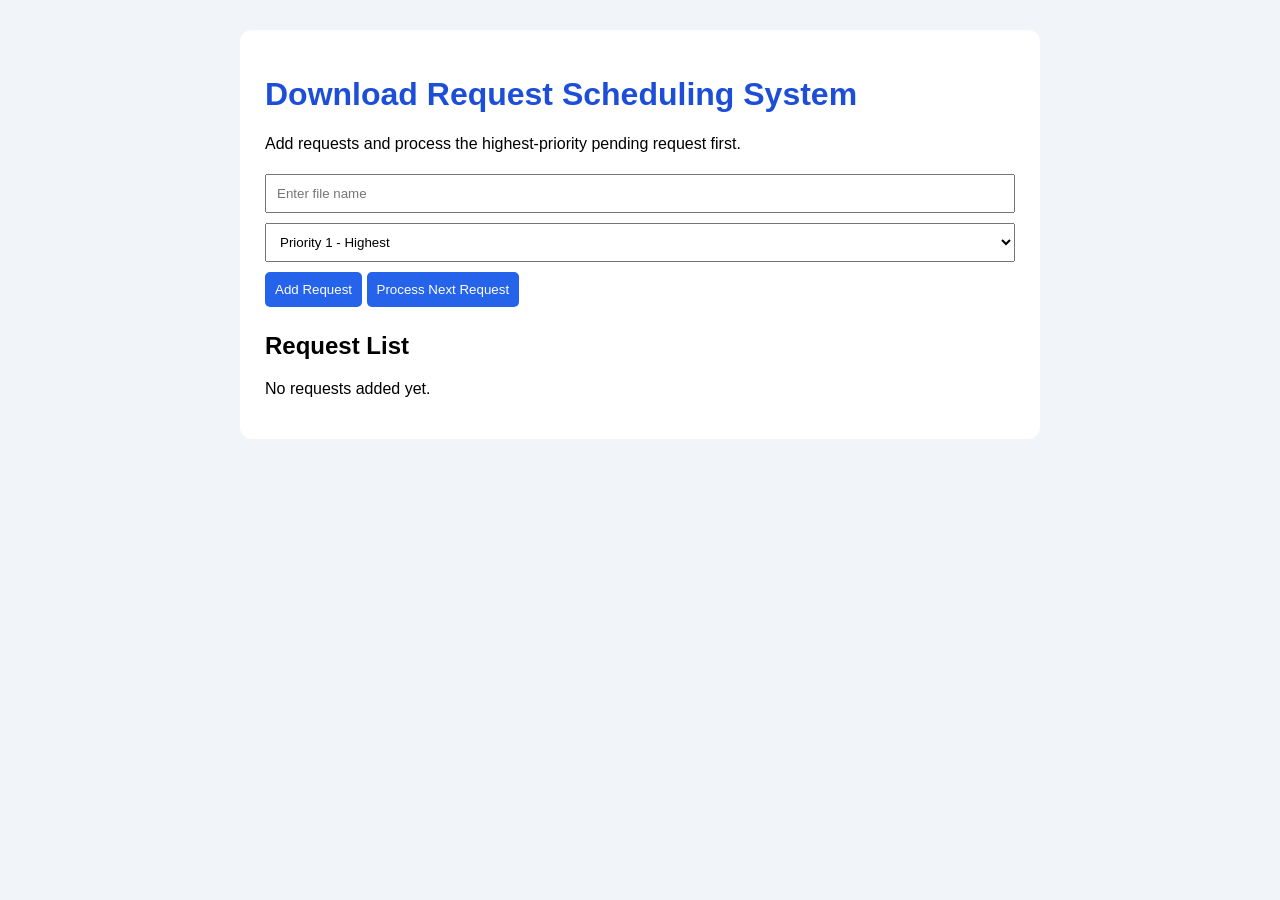
<file: index.html>
<!DOCTYPE html>
<html lang="en">
<head>
<meta charset="UTF-8">
<meta name="viewport" content="width=device-width, initial-scale=1.0">
<title>Download Request Scheduler</title>
<style>
body {
  font-family: Arial, sans-serif;
  background: #f1f5f9;
  margin: 0;
  padding: 30px;
}
.container {
  max-width: 750px;
  margin: auto;
  background: white;
  padding: 25px;
  border-radius: 12px;
}
h1 { color: #1d4ed8; }
input, select, button {
  padding: 10px;
  margin: 5px 0;
  box-sizing: border-box;
}
input, select { width: 100%; }
button {
  background: #2563eb;
  color: white;
  border: 0;
  border-radius: 5px;
  cursor: pointer;
}
li { margin: 10px 0; }
</style>
</head>
<body>
<div class="container">
<h1>Download Request Scheduling System</h1>
<p>Add requests and process the highest-priority pending request first.</p>

<input id="filename" placeholder="Enter file name">
<select id="priority">
<option value="1">Priority 1 - Highest</option>
<option value="2">Priority 2</option>
<option value="3">Priority 3</option>
<option value="4">Priority 4</option>
<option value="5">Priority 5 - Lowest</option>
</select>

<button onclick="addRequest()">Add Request</button>
<button onclick="processRequest()">Process Next Request</button>

<h2>Request List</h2>
<ol id="requests"></ol>
<p id="message">No requests added yet.</p>
</div>

<script>
let requests = [];
let nextId = 1;

function render() {
  const list = document.getElementById("requests");
  list.innerHTML = "";
  requests.forEach(r => {
    const li = document.createElement("li");
    li.textContent = `${r.name} | Priority: ${r.priority} | ${r.status}`;
    list.appendChild(li);
  });
}

function addRequest() {
  const field = document.getElementById("filename");
  const name = field.value.trim();
  const priority = Number(document.getElementById("priority").value);

  if (!name) {
    document.getElementById("message").textContent =
      "Please enter a file name.";
    return;
  }

  requests.push({
    id: nextId++,
    name,
    priority,
    status: "Pending"
  });

  field.value = "";
  render();
  document.getElementById("message").textContent =
    "Request added successfully.";
}

function processRequest() {
  const pending = requests
    .filter(r => r.status === "Pending")
    .sort((a, b) => a.priority - b.priority || a.id - b.id);

  if (pending.length === 0) {
    document.getElementById("message").textContent =
      "No pending requests.";
    return;
  }

  pending[0].status = "Processed";
  render();
  document.getElementById("message").textContent =
    "Processed: " + pending[0].name;
}
</script>
</body>
</html>
</file>
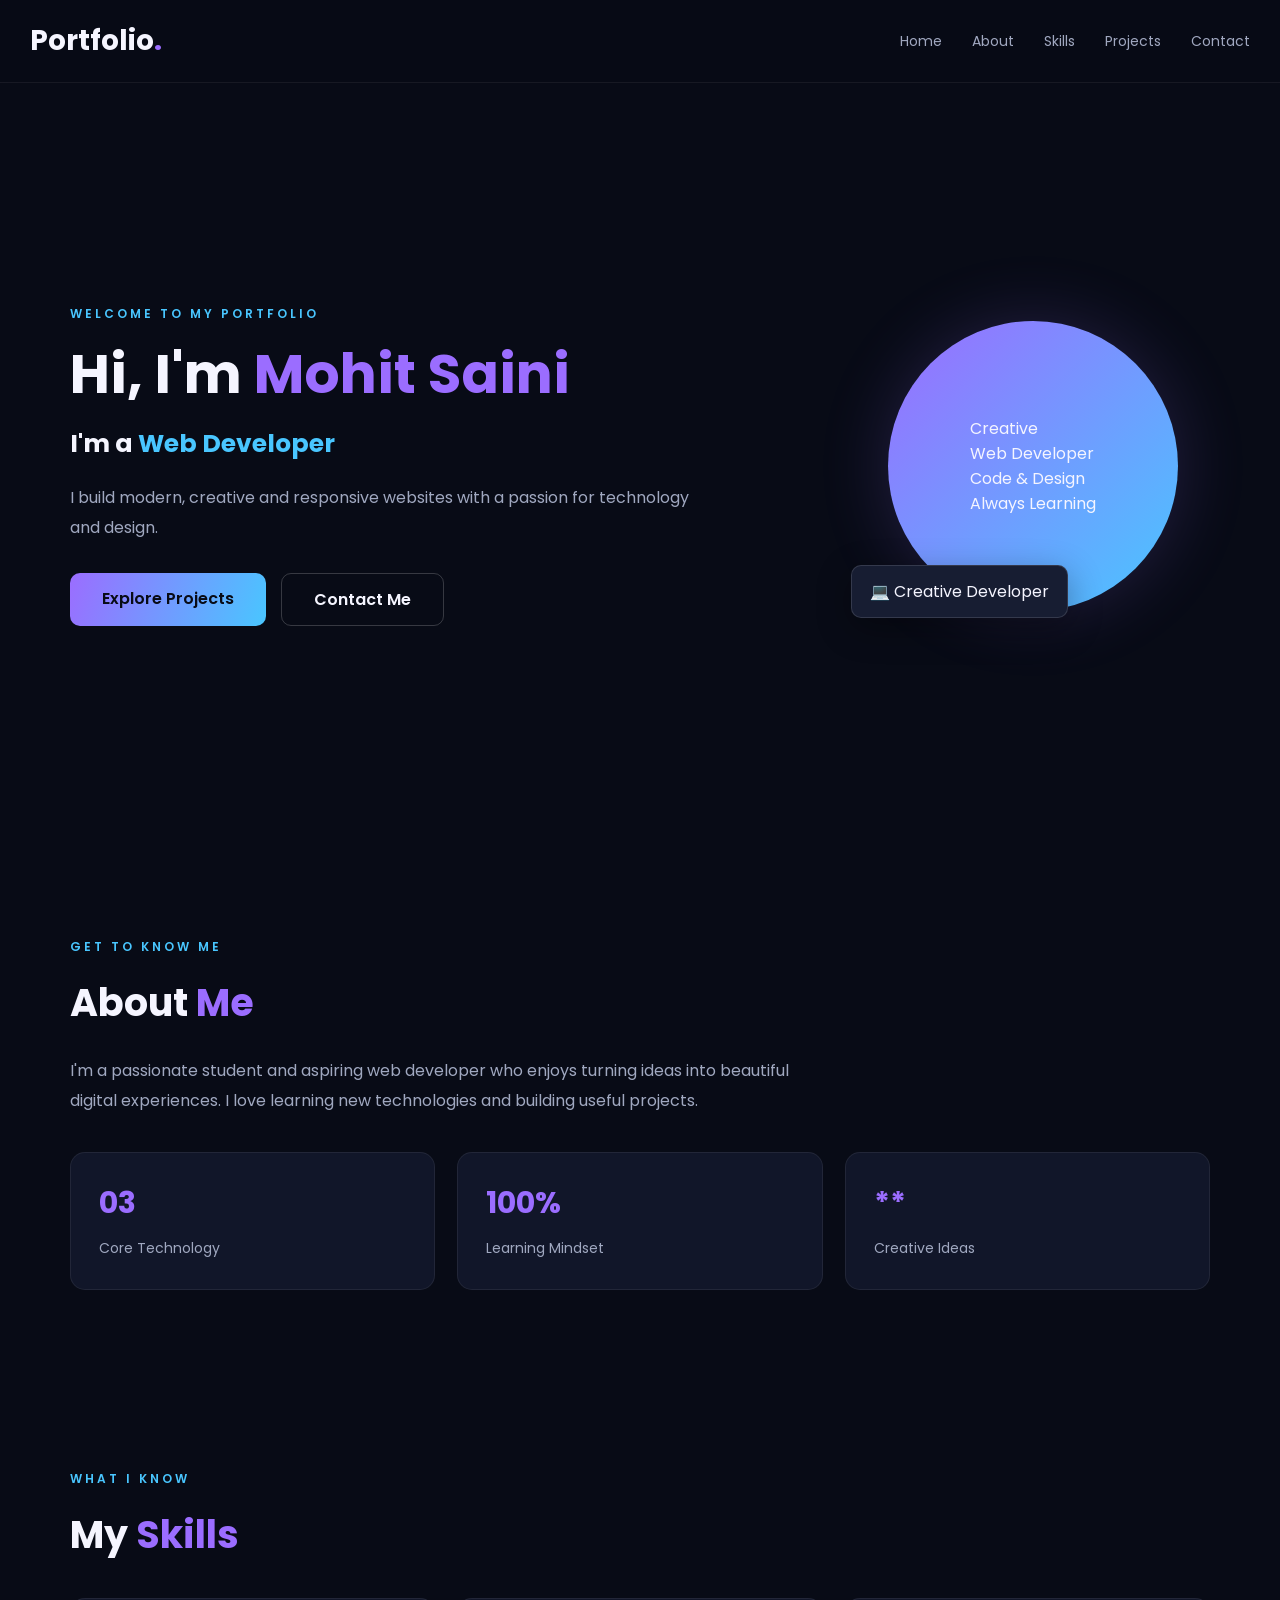
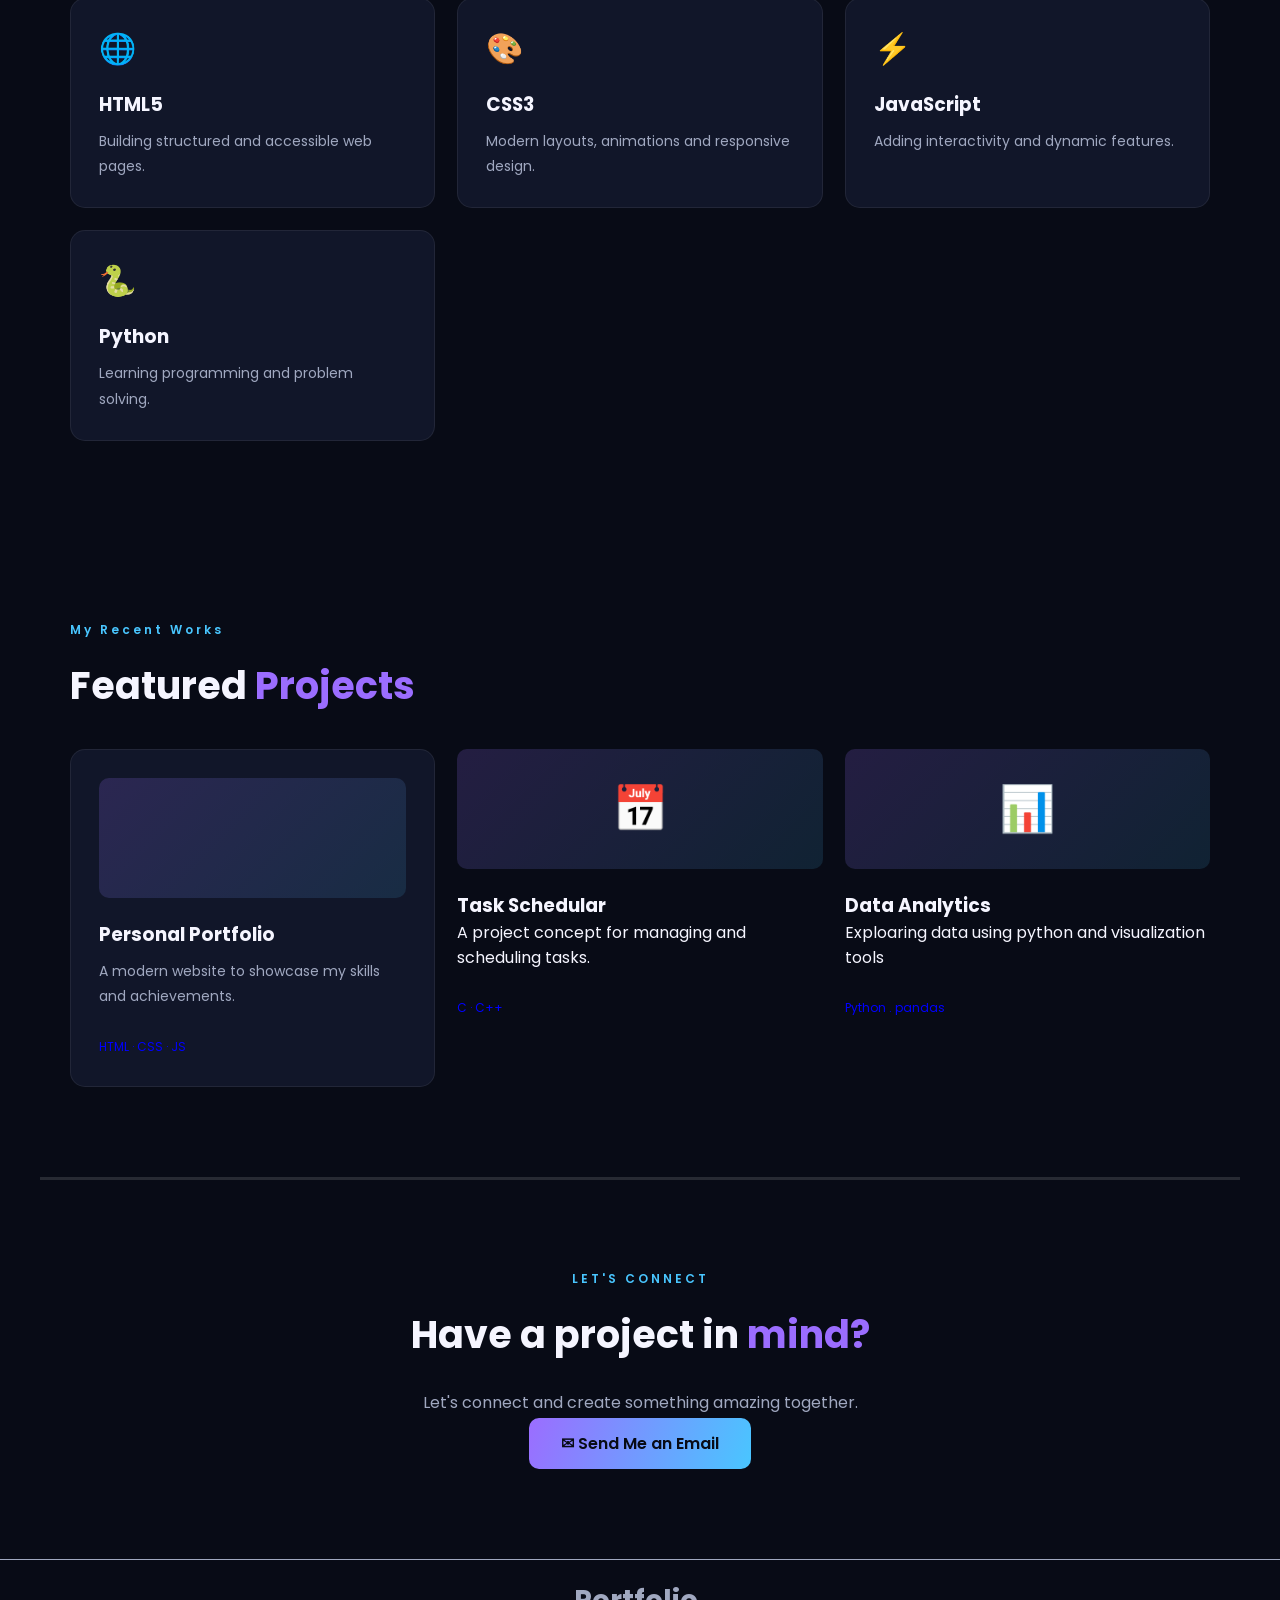
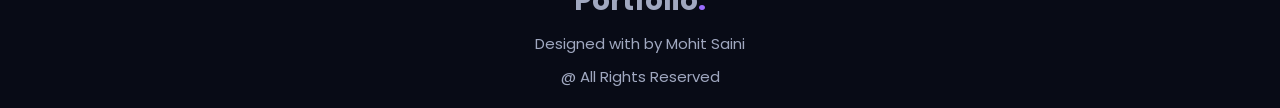
<file: Web project/index.html>
<!DOCTYPE html>
<html lang="en">
<head>
    <meta charset="UTF-8">
    <meta name="viewport" content="width=device-width, initial-scale=1.0">
    <title>Mohit Saini  || Portfolio </title>
    <link rel="stylesheet" href="./style.css">
    <script src="./script.js" defer></script>


</head>
<body>
    
    <header>

        <nav class="navbar">
            <a herf="#home" class="logo">Portfolio<span>.</span></a>
            <div class="nav-links">
                <a href="#home">Home</a>
                <a href="#about">About</a>
                <a href="#skills">Skills</a>
                <a href="#projects">Projects</a>
                <a href="#contact">Contact</a>
                
            </div>
        </nav>
    </header>

    <section id="home" class="hero">
    <div class="hero-content">

        <p class="tag">WELCOME TO MY PORTFOLIO</p>
        <h1>Hi, I'm <span>Mohit Saini</span></h1>
        <h2>I'm a <span id="typing">Web Developer</span></h2>
        <p class="description">
            I build modern, creative and responsive websites
            with a passion for technology and design.
        </p>


        <div class="button">
            <a herf="#projects" class="btn">Explore Projects</a>
            <a herf="#contact" class="btn  secondary">Contact Me</a>
        </div>
        </div>


        <div class="hero-image">
            <div class="circle">
                <div class="avtar">Creative</p>
    <p>Web Developer</p>
    <p>Code & Design</p>
    <p>Always Learning</p> 
            </div>

            
            <div class="floating-card">💻 Creative Developer</div>
        </div>

        </section>

        <section id="about" class="section">
    <p class="tag">GET TO KNOW ME</p>
    <h2 class="heading">About <span>Me</span></h2>
    <p class="about-text">
        I'm a passionate student and aspiring web developer who
        enjoys turning ideas into beautiful digital experiences.
        I love learning new technologies and building useful projects.
    </p>

    <div class="stats">
        <div class="stat"><h3>03</h3><p>Core Technology</p></div>
        <div class="stat"><h3>100%</h3><p>Learning Mindset</p></div>
        <div class="stat"><h3>**</h3><p>Creative Ideas</p></div>
        
    </div>
    </section>

    
<section id="skills" class="section">
    <p class="tag">WHAT I KNOW</p>
    <h2 class="heading">My <span>Skills</span></h2>
    <div class="grid">
        <div class="card"><div class="icon">🌐</div>
            <h3>HTML5</h3><p>Building structured and accessible web pages.</p></div>
        <div class="card"><div class="icon">🎨</div>
            <h3>CSS3</h3><p>Modern layouts, animations and responsive design.</p></div>
        <div class="card"><div class="icon">⚡</div>
            <h3>JavaScript</h3><p>Adding interactivity and dynamic features.</p></div>
        <div class="card"><div class="icon">🐍</div>
            <h3>Python</h3><p>Learning programming and problem solving.</p></div>
    </div>
</section>

<section id="projects" class="section">
    <p class="tag">My Recent Works</p>
    <h2 class="heading">Featured <span>Projects</span></h2>
    <div class="grid">
        <div class="project">
            <div class="project-top"></div>
            <h3>Personal Portfolio</h3>
            <p>A modern website to showcase my skills and achievements.</p>
            <span class="tech">HTML · CSS · JS</span>
        </div>

        <div class="projects">
            <div class="project-top">📅</div>
            <h3>Task Schedular</h3>
            <p>A project concept for managing and scheduling tasks.</p>
            <span class="tech">C · C++</span>
        </div>
              
        
        <div class="projects">
            <div class="project-top">📊</div>
            <h3>Data Analytics</h3>
            <p> Exploaring data using python and visualization tools</p>

            <span class="tech">Python . pandas</span>
        </div>
     </div>
</section>

<section id="contact" class="section contact">
    <p class="tag">LET'S CONNECT</p>
    <h2 class="heading">Have a project in <span>mind?</span></h2>
    <p>Let's connect and create something amazing together.</p>
    <a class="btn" href="mailto:your-email@example.com">✉ Send Me an Email</a>
</section>


<footer>
     <a herf="#home" class="logo">Portfolio<span>.</span></a>
    <p>Designed with by Mohit Saini</p>
    <p> @ <span id="year"></span> All Rights Reserved</p>

</footer>
</body>
</html>
</file>
<file: Web project/style.css>
@import url('https://fonts.googleapis.com/css2?family=Poppins:wght@300;400;500;600;700;800&display=swap');

:root {
    --bg: #080b16;
    --card: #111629;
    --purple: #9b6dff;
    --blue: #49c6ff;
    --text: #f5f5ff;
    --muted: #a0a8c0;
}


* {
    margin: 0;
    padding: 0;
    box-sizing: border-box;
    scroll-behavior: smooth;

}

body {
    font-family: 'poppins', sans-serif;
    background: var(--bg);
    color: var(--text);
    overflow-x: hidden;
}
 
a{ 
    text-decoration: none;
    color: inherit;
}


header {
    position: sticky;
    top: 0;
    z-index: 10;
    background: rgba(8, 11, 22, .9);
    backdrop-filter: blur(15px);
    border-bottom: 1px solid #ffffff10;
}

.navbar {
      max-width: 1299px;
      margin: auto;
      padding: 20px 30px;
      display: flex;
      align-items: center;
      justify-content: space-between;

}

.logo {
    font-size: 28px;
    font-weight: 700;
}

.logo span, .heading span, .hero h1 span {
    color: var(--purple);
}

.nav-links {
    display: flex;
    gap: 30px;

}
.nav-links a {
    color: var(--muted);
    font-size: 14px;
    transition: .3s;
}
.nav-links a:hover {
    color: var(--blue);
}

.hero {
    max-width: 1200px;
    min-height: 85vh;
    margin: auto;
    padding: 70px 30px;
    display: flex;
    align-items: center;
    justify-content: space-between;
    gap: 40px;
}

.hero-content { 
    max-width: 620px;
    flex: 1;
 }


.tag {
    color: var(--blue);
    letter-spacing: 3px;
    font-size: 12px;
    font-weight: 600;
    margin-bottom: 18px;
}
.hero h1 {
    font-size: clamp(35px,5vw,55px);
    line-height: 1.2;

}
.hero h2 {
    font-size: 25px;
    margin-top: 18px;

}
#typing { color: var(--blue); }

.description, .about-text, .contact > p:not(.tag) {
    color: var(--muted);
    line-height: 1.9;
    margin-top: 20px;
}

.button {
    display: flex;
    flex-wrap: wrap;
    gap:15px;
    margin-top: 30px;

}

.btn {
 display: inline-block;
padding: 13px 32px;
border-radius: 10px;
background: linear-gradient(110deg, var(--purple),var(--blue));
color: #080b16;
font-weight: 600;
transition: .4s;

}

.btn:hover {
    transform: translateY(-4px);
    box-shadow: 0 8px 30px #9b6dff40;
}
.btn.secondary {
    background: transparent;
    color: var(--text);
    border: 1px solid #ffffff30;

}
.hero-image {
    position: relative;
    padding: 32px;
    margin-left: auto;
    flex-shrink: 0;
     margin-left: auto;
    display: flex;
    justify-content: center;
    align-items: center;

}

.circle {
    width: 290px;
    height: 290px;
    border-radius: 50%;
    display: grid;
    place-items: center;
    background: linear-gradient(135deg, var(--purple), var(--blue));
    box-shadow: 0 0 70px #9b6dff30;
    animation: float 4s ease-in-out infinite;
}

.avatar {
    width: 260px;
    height: 260px;
    border-radius: 50%;
    display: grid;
    place-items: center;
    background: var(--card);
    color: var(--purple);
    font-size: 80px;
    font-weight: 800;
    border: 5px solid var(--bg);

}

.floating-card {
    position: absolute;
    bottom: 25px;
    left: -5px;
    background: #171d32;
    border: 1px solid #ffffff20;
    padding: 13px 18px;
    border-radius: 10px;
    box-shadow: 0 10px 35px #0005;
}

.section {
    max-width: 1200px;
    margin: auto;
    padding: 90px 30px;
}

.heading {
    font-size: 38px;
    margin-bottom: 25px;
}

.about-text { max-width: 750px; }

.stats, .grid {
    display: grid;
    grid-template-columns: repeat(3, 1fr);
    gap: 22px;
    margin-top: 35px;
}

.stat, .card, .project {
    padding: 28px;
    border: 1px solid #ffffff12;
    background: var(--card);
    border-radius: 15px;
    transition: .3s;
}
.stat h3 {
    font-size: 30px;
    color: var(--purple);
}

.stat p, .card p, .project p {
    color: var(--muted);
    font-size: 14px;
    line-height: 1.8;
    margin-top: 10px;
}

.card:hover, .project:hover {
    transform: translateY(-7px);
    border-color: var(--purple);
}

.icon { font-size: 30px; margin-bottom: 18px; }
.card h3, .project h3 { margin-bottom: 10px; }

.project-top {
    height: 120px;
    border-radius: 10px;
    background: linear-gradient(135deg, #9b6dff30, #49c6ff20);
    display: grid;
    place-items: center;
    font-size: 45px;
    margin-bottom: 22px;
}

.tech {
    display: inline-block;
    color: blue;
    font-size: 12px;
    margin-top: 29px;
}
.contact {
    text-align: center;
    border-top:3px solid #ffffff20;
}

footer {
    padding: 20px;
    text-align: center;
    border-top:1px solid;
    color: var(--muted);
}
footer p{font-size: 15px;margin-top: 10px;}


@keyframes float {
    0%, 100% { transform: translateY(0); }
    50% { transform: translateY(-15px); }
}

@media (max-width: 800px) {
    .hero { flex-direction: column-reverse; text-align: center; }
    .hero-image { padding: 10px; }
    .circle { width: 220px; height: 220px; }
    .avatar { width: 195px; height: 195px; font-size: 60px; }
    .button { justify-content: center; }
    .stats, .grid { grid-template-columns: repeat(2, 1fr); }
    .nav-links { gap: 12px; }
}
@media (max-width: 520px) {
    .navbar { padding: 18px 15px; flex-direction: column; gap: 15px; }
    .nav-links { gap: 13px; flex-wrap: wrap; justify-content: center; }
    .nav-links a { font-size: 12px; }
    .hero { padding: 50px 20px; }
    .hero h2 { font-size: 21px; }
    .section { padding: 65px 20px; }
    .heading { font-size: 30px; }
    .stats, .grid { grid-template-columns: 1fr; }
}
</file>
